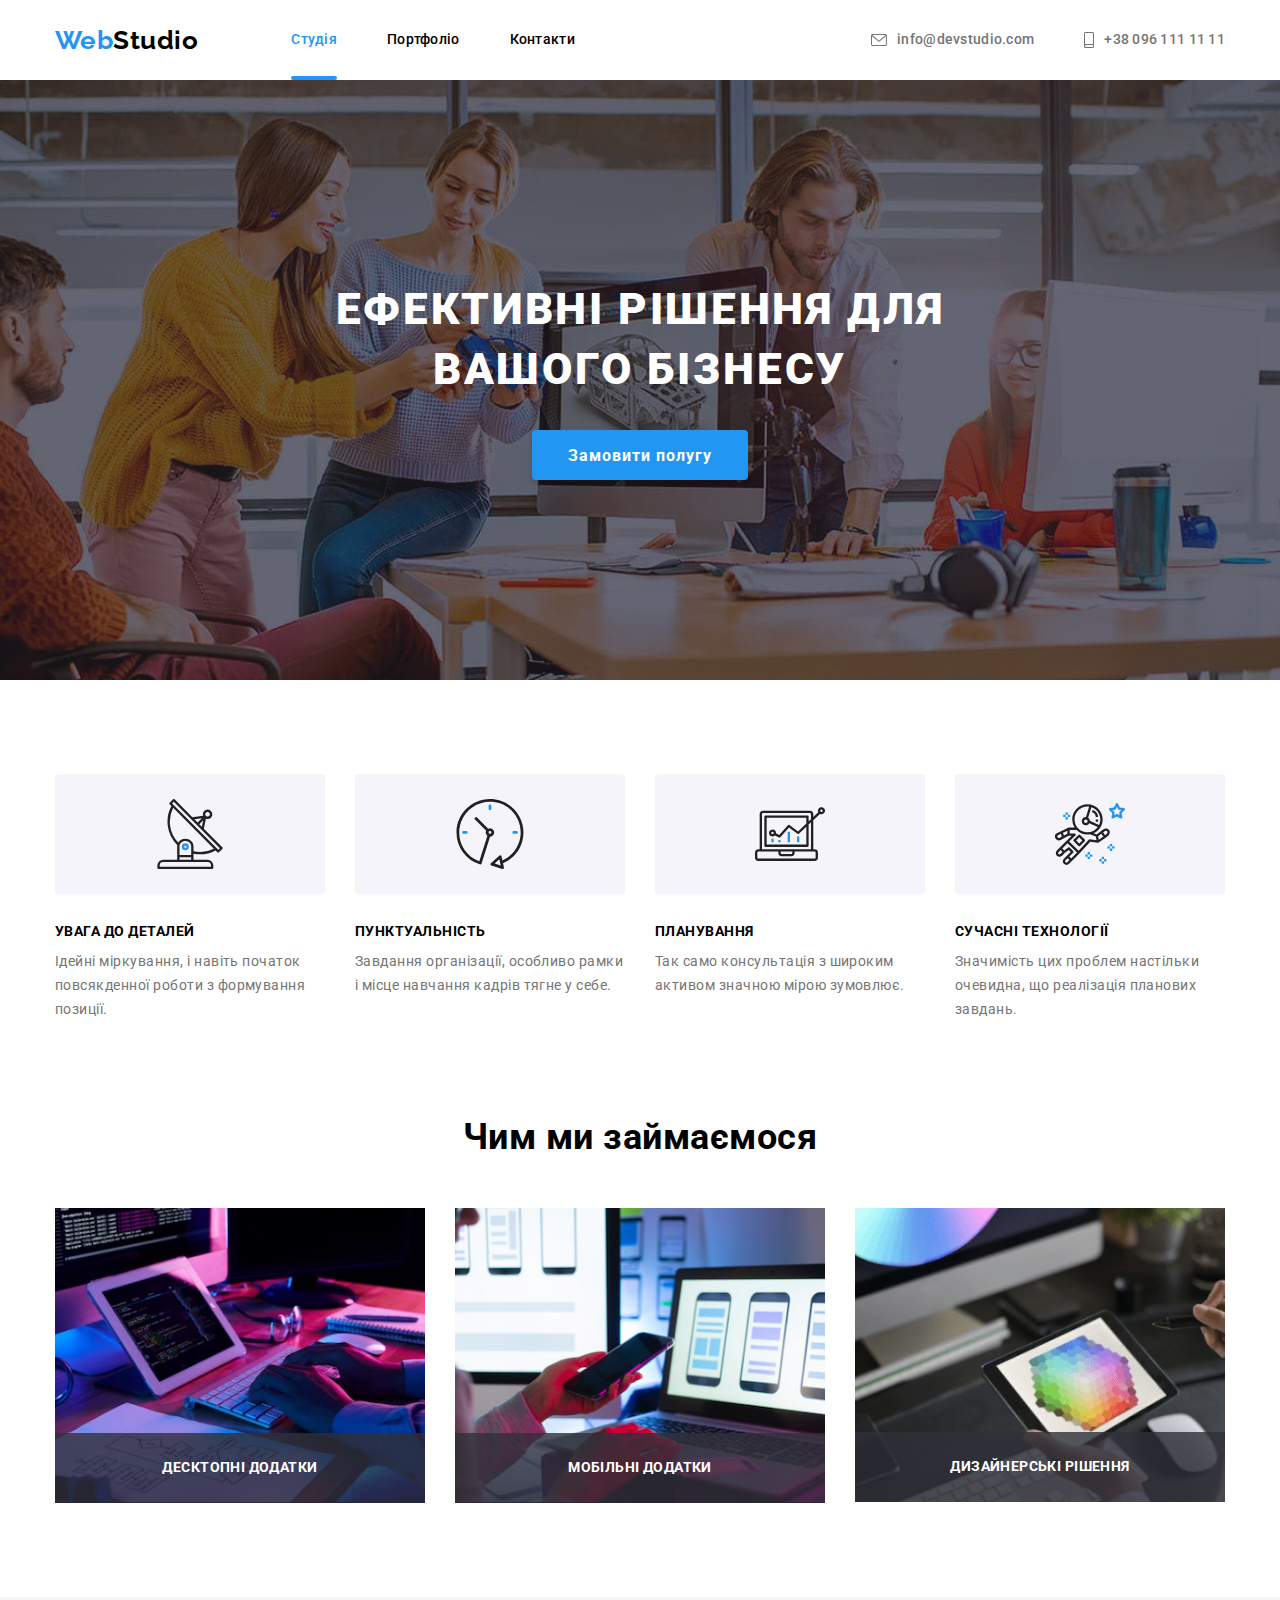
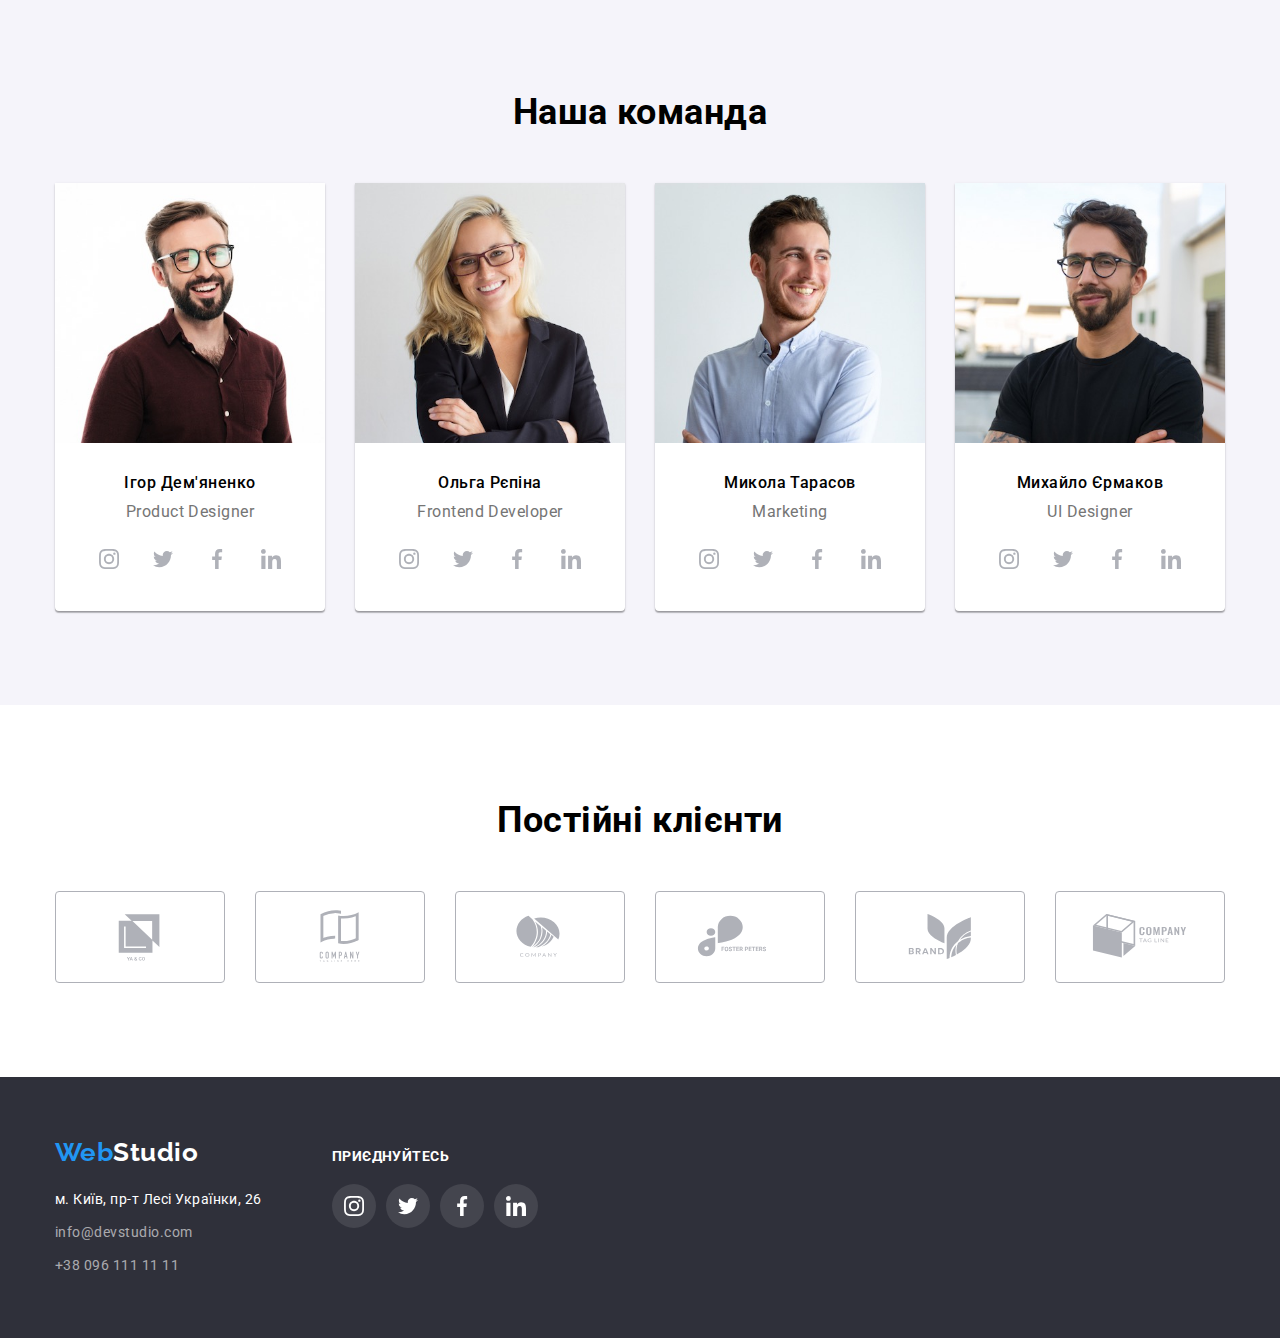
<file: index.html>
<!DOCTYPE html>
<html lang="uk">
  <head>
    <meta charset="UTF-8" />
    <meta http-equiv="X-UA-Compatible" content="IE=edge" />
    <meta name="viewport" content="width=device-width, initial-scale=1.0" />
    <title>Головна</title>
    <link rel="preconnect" href="https://fonts.googleapis.com" />
    <link rel="preconnect" href="https://fonts.gstatic.com" crossorigin />
    <link
      href="https://fonts.googleapis.com/css2?family=Oleo+Script&family=Raleway:wght@700&family=Roboto:wght@400;500;700;900&display=swap"
      rel="stylesheet"
    />
    <link
      rel="stylesheet"
      href="https://cdnjs.cloudflare.com/ajax/libs/modern-normalize/1.0.0/modern-normalize.min.css"
    />
    <link rel="stylesheet" href="./css/style.css" />
  </head>
  <body>
    <!-- Шапка сайту -->
    <header class="page-header">
      <div class="container">
        <nav class="main-nav">
          <a lang="en" href="./index.html" class="logo link"
            >Web<span class="logo-black">Studio</span></a
          >
          <ul class="site-nav">
            <li class="list item"><a href="./index.html" class="link current-page">Студія</a></li>
            <li class="list item"><a href="./portfolio.html" class="link">Портфоліо</a></li>
            <li class="list item"><a href="#" class="link">Контакти</a></li>
          </ul>

          <ul class="contacts">
            <li class="list item">
              <a href="mailto:info@devstudio.com" class="link text">
                <svg class="icon-envelope" width="16" height="12">
                  <use href="./images/icons-background/icons.svg#icon-envelope"></use>
                </svg>
                info@devstudio.com</a
              >
            </li>
            <li class="list item">
              <a href="tel:+380961111111" class="link text">
                <svg class="icon-smartphone" width="10" height="16">
                  <use href="./images/icons-background/icons.svg#icon-smartphone"></use></svg
                >+38 096 111 11 11</a
              >
            </li>
          </ul>
        </nav>
      </div>
    </header>
    <main class="main">
      <!-- Герой -->
      <section class="hero">
        <div class="container">
          <h1 class="hero-title">
            Ефективні рішення для <br />
            Вашого бізнесу
          </h1>
          <button type="button" class="button-hero" data-modal-open>Замовити полугу</button>
        </div>
      </section>
      <!-- Переваги -->
      <section class="section-benefits">
        <div class="container">
          <!-- <h2></h2> -->
          <ul class="benefits-list">
            <li class="list">
              <div class="icon-item">
                <svg class="icon-antenna" width="70" height="70">
                  <use href="./images/icons-background/icons.svg#icon-antenna"></use>
                </svg>
              </div>
              <h3 class="title-benefits">Увага до деталей</h3>
              <p>Ідейні міркування, і навіть початок повсякденної роботи з формування позиції.</p>
            </li>
            <li class="list">
              <div class="icon-item">
                <svg class="icon-antenna" width="70" height="70">
                  <use href="./images/icons-background/icons.svg#icon-clock"></use>
                </svg>
              </div>
              <h3 class="title-benefits">Пунктуальність</h3>
              <p>Завдання організації, особливо рамки і місце навчання кадрів тягне у себе.</p>
            </li>
            <li class="list">
              <div class="icon-item">
                <svg class="icon-antenna" width="70" height="70">
                  <use href="./images/icons-background/icons.svg#icon-diagram"></use>
                </svg>
              </div>
              <h3 class="title-benefits">Планування</h3>
              <p>Так само консультація з широким активом значною мірою зумовлює.</p>
            </li>
            <li class="list">
              <div class="icon-item">
                <svg class="icon-antenna" width="70" height="70">
                  <use href="./images/icons-background/icons.svg#icon-astronaut"></use>
                </svg>
              </div>
              <h3 class="title-benefits">Сучасні технології</h3>
              <p>Значимість цих проблем настільки очевидна, що реалізація планових завдань.</p>
            </li>
          </ul>
        </div>
      </section>
      <!-- Напрямки діяльності -->
      <section class="section">
        <div class="container">
          <h2 class="section-title">Чим ми займаємося</h2>
          <ul class="directions-list">
            <li class="list">
              <div class="thumb-what-we-do">
                <img src="./images/whatwedo/coding.jpg" alt="Пограмування" width="370" />
                <p class="label">Десктопні додатки</p>
              </div>
            </li>
            <li class="list">
              <div class="thumb-what-we-do">
                <img src="./images/whatwedo/uxuidesign.jpg" alt="Інтерфейсний дизайн" width="370" />
                <p class="label">Мобільні додатки</p>
              </div>
            </li>
            <li class="list">
              <div class="thumb-what-we-do">
                <img src="./images/whatwedo/design.jpg" alt="Дизайн-кольористика" width="370" />
                <p class="label">Дизайнерські рішення</p>
              </div>
            </li>
          </ul>
        </div>
      </section>
      <!-- Команда -->
      <section class="section-team">
        <div class="container">
          <h2 class="section-title">Наша команда</h2>
          <ul class="team-list">
            <li class="list">
              <img
                class="image-team"
                src="./images/team/demyanenko.jpg"
                alt="Ігор Дем'яненко"
                width="270"
              />
              <div class="teamtext">
                <h3 class="title-name">Ігор Дем'яненко</h3>
                <p>Product Designer</p>
                <ul class="network-list">
                  <li class="network-links">
                    <a
                      href="https://www.instagram.com"
                      target="_blank"
                      rel="noopener noreferrer nofollow"
                      class="network-link"
                    >
                      <svg class="network-item" width="20" height="20">
                        <use href="./images/icons-background/icons.svg#icon-instagram"></use></svg
                    ></a>
                  </li>
                  <li class="network-links">
                    <a
                      href="https://www.twitter.com"
                      target="_blank"
                      rel="noopener noreferrer nofollow"
                      class="network-link"
                    >
                      <svg class="network-item" width="20" height="20">
                        <use href="./images/icons-background/icons.svg#icon-twitter"></use></svg
                    ></a>
                  </li>
                  <li class="network-links">
                    <a
                      href="https://www.facebook.com"
                      target="_blank"
                      rel="noopener noreferrer nofollow"
                      class="network-link"
                    >
                      <svg class="network-item" width="20" height="20">
                        <use href="./images/icons-background/icons.svg#icon-facebook"></use></svg
                    ></a>
                  </li>
                  <li class="network-links">
                    <a
                      href="https://www.linkedin.com"
                      target="_blank"
                      rel="noopener noreferrer nofollow"
                      class="network-link"
                    >
                      <svg class="network-item" width="20" height="20">
                        <use href="./images/icons-background/icons.svg#icon-linkedin"></use></svg
                    ></a>
                  </li>
                </ul>
              </div>
            </li>
            <li class="list">
              <img
                class="image-team"
                src="./images/team/repina.jpg"
                alt="Ольга Рєпіна"
                width="270"
              />
              <div class="teamtext">
                <h3 class="title-name">Ольга Рєпіна</h3>
                <p>Frontend Developer</p>
                <ul class="network-list">
                  <li class="network-links">
                    <a
                      href="https://www.instagram.com"
                      target="_blank"
                      rel="noopener noreferrer nofollow"
                      class="network-link"
                    >
                      <svg class="network-item" width="20" height="20">
                        <use href="./images/icons-background/icons.svg#icon-instagram"></use></svg
                    ></a>
                  </li>
                  <li class="network-links">
                    <a
                      href="https://www.twitter.com"
                      target="_blank"
                      rel="noopener noreferrer nofollow"
                      class="network-link"
                    >
                      <svg class="network-item" width="20" height="20">
                        <use href="./images/icons-background/icons.svg#icon-twitter"></use></svg
                    ></a>
                  </li>
                  <li class="network-links">
                    <a
                      href="https://www.facebook.com"
                      target="_blank"
                      rel="noopener noreferrer nofollow"
                      class="network-link"
                    >
                      <svg class="network-item" width="20" height="20">
                        <use href="./images/icons-background/icons.svg#icon-facebook"></use></svg
                    ></a>
                  </li>
                  <li class="network-links">
                    <a
                      href="https://www.linkedin.com"
                      target="_blank"
                      rel="noopener noreferrer nofollow"
                      class="network-link"
                    >
                      <svg class="network-item" width="20" height="20">
                        <use href="./images/icons-background/icons.svg#icon-linkedin"></use></svg
                    ></a>
                  </li>
                </ul>
              </div>
            </li>

            <li class="list">
              <img
                class="image-team"
                src="./images/team/tarasov.jpg"
                alt="Микола Тарасов"
                width="270"
              />
              <div class="teamtext">
                <h3 class="title-name">Микола Тарасов</h3>
                <p>Marketing</p>
                <ul class="network-list">
                  <li class="network-links">
                    <a
                      href="https://www.instagram.com"
                      target="_blank"
                      rel="noopener noreferrer nofollow"
                      class="network-link"
                    >
                      <svg class="network-item" width="20" height="20">
                        <use href="./images/icons-background/icons.svg#icon-instagram"></use></svg
                    ></a>
                  </li>
                  <li class="network-links">
                    <a
                      href="https://www.twitter.com"
                      target="_blank"
                      rel="noopener noreferrer nofollow"
                      class="network-link"
                    >
                      <svg class="network-item" width="20" height="20">
                        <use href="./images/icons-background/icons.svg#icon-twitter"></use></svg
                    ></a>
                  </li>
                  <li class="network-links">
                    <a
                      href="https://www.facebook.com"
                      target="_blank"
                      rel="noopener noreferrer nofollow"
                      class="network-link"
                    >
                      <svg class="network-item" width="20" height="20">
                        <use href="./images/icons-background/icons.svg#icon-facebook"></use></svg
                    ></a>
                  </li>
                  <li class="network-links">
                    <a
                      href="https://www.linkedin.com"
                      target="_blank"
                      rel="noopener noreferrer nofollow"
                      class="network-link"
                    >
                      <svg class="network-item" width="20" height="20">
                        <use href="./images/icons-background/icons.svg#icon-linkedin"></use></svg
                    ></a>
                  </li>
                </ul>
              </div>
            </li>
            <li class="list">
              <img
                class="image-team"
                src="./images/team/yermakov.jpg"
                alt="Михайло Єрмаков"
                width="270"
              />
              <div class="teamtext">
                <h3 class="title-name">Михайло Єрмаков</h3>
                <p>UI Designer</p>
                <ul class="network-list">
                  <li class="network-links">
                    <a
                      href="https://www.instagram.com"
                      target="_blank"
                      rel="noopener noreferrer nofollow"
                      class="network-link"
                    >
                      <svg class="network-item" width="20" height="20">
                        <use href="./images/icons-background/icons.svg#icon-instagram"></use></svg
                    ></a>
                  </li>
                  <li class="network-links">
                    <a
                      href="https://www.twitter.com"
                      target="_blank"
                      rel="noopener noreferrer nofollow"
                      class="network-link"
                    >
                      <svg class="network-item" width="20" height="20">
                        <use href="./images/icons-background/icons.svg#icon-twitter"></use></svg
                    ></a>
                  </li>
                  <li class="network-links">
                    <a
                      href="https://www.facebook.com"
                      target="_blank"
                      rel="noopener noreferrer nofollow"
                      class="network-link"
                    >
                      <svg class="network-item" width="20" height="20">
                        <use href="./images/icons-background/icons.svg#icon-facebook"></use></svg
                    ></a>
                  </li>
                  <li class="network-links">
                    <a
                      href="https://www.linkedin.com"
                      target="_blank"
                      rel="noopener noreferrer nofollow"
                      class="network-link"
                    >
                      <svg class="network-item" width="20" height="20">
                        <use href="./images/icons-background/icons.svg#icon-linkedin"></use></svg
                    ></a>
                  </li>
                </ul>
              </div>
            </li>
          </ul>
        </div>
      </section>

      <!-- НАШІ КЛІЄНТИ -->
      <section class="section-clients">
        <div class="container">
          <h2 class="section-title">Постійні клієнти</h2>
          <ul class="clients-list">
            <li class="clients-item">
              <a class="clients-link" href="#">
                <svg class="clients-icon" width="106" height="60">
                  <use href="./images/icons-background/icons.svg#icon-logo"></use></svg
              ></a>
            </li>
            <li class="clients-item">
              <a class="clients-link" href="#">
                <svg class="clients-icon" width="106" height="60">
                  <use href="./images/icons-background/icons.svg#icon-logo-2"></use></svg
              ></a>
            </li>
            <li class="clients-item">
              <a class="clients-link" href="#">
                <svg class="clients-icon" width="106" height="60">
                  <use href="./images/icons-background/icons.svg#icon-logo-3"></use></svg
              ></a>
            </li>
            <li class="clients-item">
              <a class="clients-link" href="#">
                <svg class="clients-icon" width="106" height="60">
                  <use href="./images/icons-background/icons.svg#icon-logo-4"></use></svg
              ></a>
            </li>
            <li class="clients-item">
              <a class="clients-link" href="#">
                <svg class="clients-icon" width="106" height="60">
                  <use href="./images/icons-background/icons.svg#icon-logo-5"></use></svg
              ></a>
            </li>
            <li class="clients-item">
              <a class="clients-link" href="#">
                <svg class="clients-icon" width="106" height="60">
                  <use href="./images/icons-background/icons.svg#icon-logo-6"></use></svg
              ></a>
            </li>
          </ul>
        </div>
      </section>
    </main>
    <!-- Підвал -->
    <footer class="page-footer">
      <div class="container">
        <div class="parrent-address">
          <div class="content-address">
            <a lang="en" href="./index.html" class="logo link marginlogo"
              >Web<span class="logo-white">Studio</span></a
            >
            <address>
              <ul class="contacts-footer">
                <li class="list">
                  <a href="https://goo.gl/maps/vKTNqKKZV2c1ERoq9" class="link whitetext"
                    >м. Київ, пр-т Лесі Українки, 26</a
                  >
                </li>
                <li class="list">
                  <a href="mailto:info@devstudio.com" class="link text">info@devstudio.com</a>
                </li>
                <li class="list">
                  <a href="tel:+380961111111" class="link text last">+38 096 111 11 11</a>
                </li>
              </ul>
            </address>
          </div>

          <div class="social-links-footer">
            <p>Приєднуйтесь</p>
            <ul class="network-list-footer">
              <li class="network-links-footer">
                <a
                  href="https://www.instagram.com"
                  target="_blank"
                  rel="noopener noreferrer nofollow"
                  class="network-link-footer"
                >
                  <svg class="network-item-footer" width="20" height="20">
                    <use href="./images/icons-background/icons.svg#icon-instagram"></use></svg
                ></a>
              </li>
              <li class="network-links-footer">
                <a
                  href="https://www.twitter.com"
                  target="_blank"
                  rel="noopener noreferrer nofollow"
                  class="network-link-footer"
                >
                  <svg class="network-item-footer" width="20" height="20">
                    <use href="./images/icons-background/icons.svg#icon-twitter"></use></svg
                ></a>
              </li>
              <li class="network-links-footer">
                <a
                  href="https://www.facebook.com"
                  target="_blank"
                  rel="noopener noreferrer nofollow"
                  class="network-link-footer"
                >
                  <svg class="network-item-footer" width="20" height="20">
                    <use href="./images/icons-background/icons.svg#icon-facebook"></use></svg
                ></a>
              </li>
              <li class="network-links-footer">
                <a
                  href="https://www.linkedin.com"
                  target="_blank"
                  rel="noopener noreferrer nofollow"
                  class="network-link-footer"
                >
                  <svg class="network-item-footer" width="20" height="20">
                    <use href="./images/icons-background/icons.svg#icon-linkedin"></use></svg
                ></a>
              </li>
            </ul>
          </div>
        </div>
      </div>
    </footer>
    <div class="backdrop is-hidden" data-modal>
      <div class="modal">
        <button type="button" class="button-modal-close" data-modal-close>
          <svg width="11" height="11">
            <use href="./images/icons-background/icons.svg#icon-close"></use>
          </svg>
        </button>
      </div>
    </div>
    <script src="./js/modal.js"></script>
  </body>
</html>
</file>
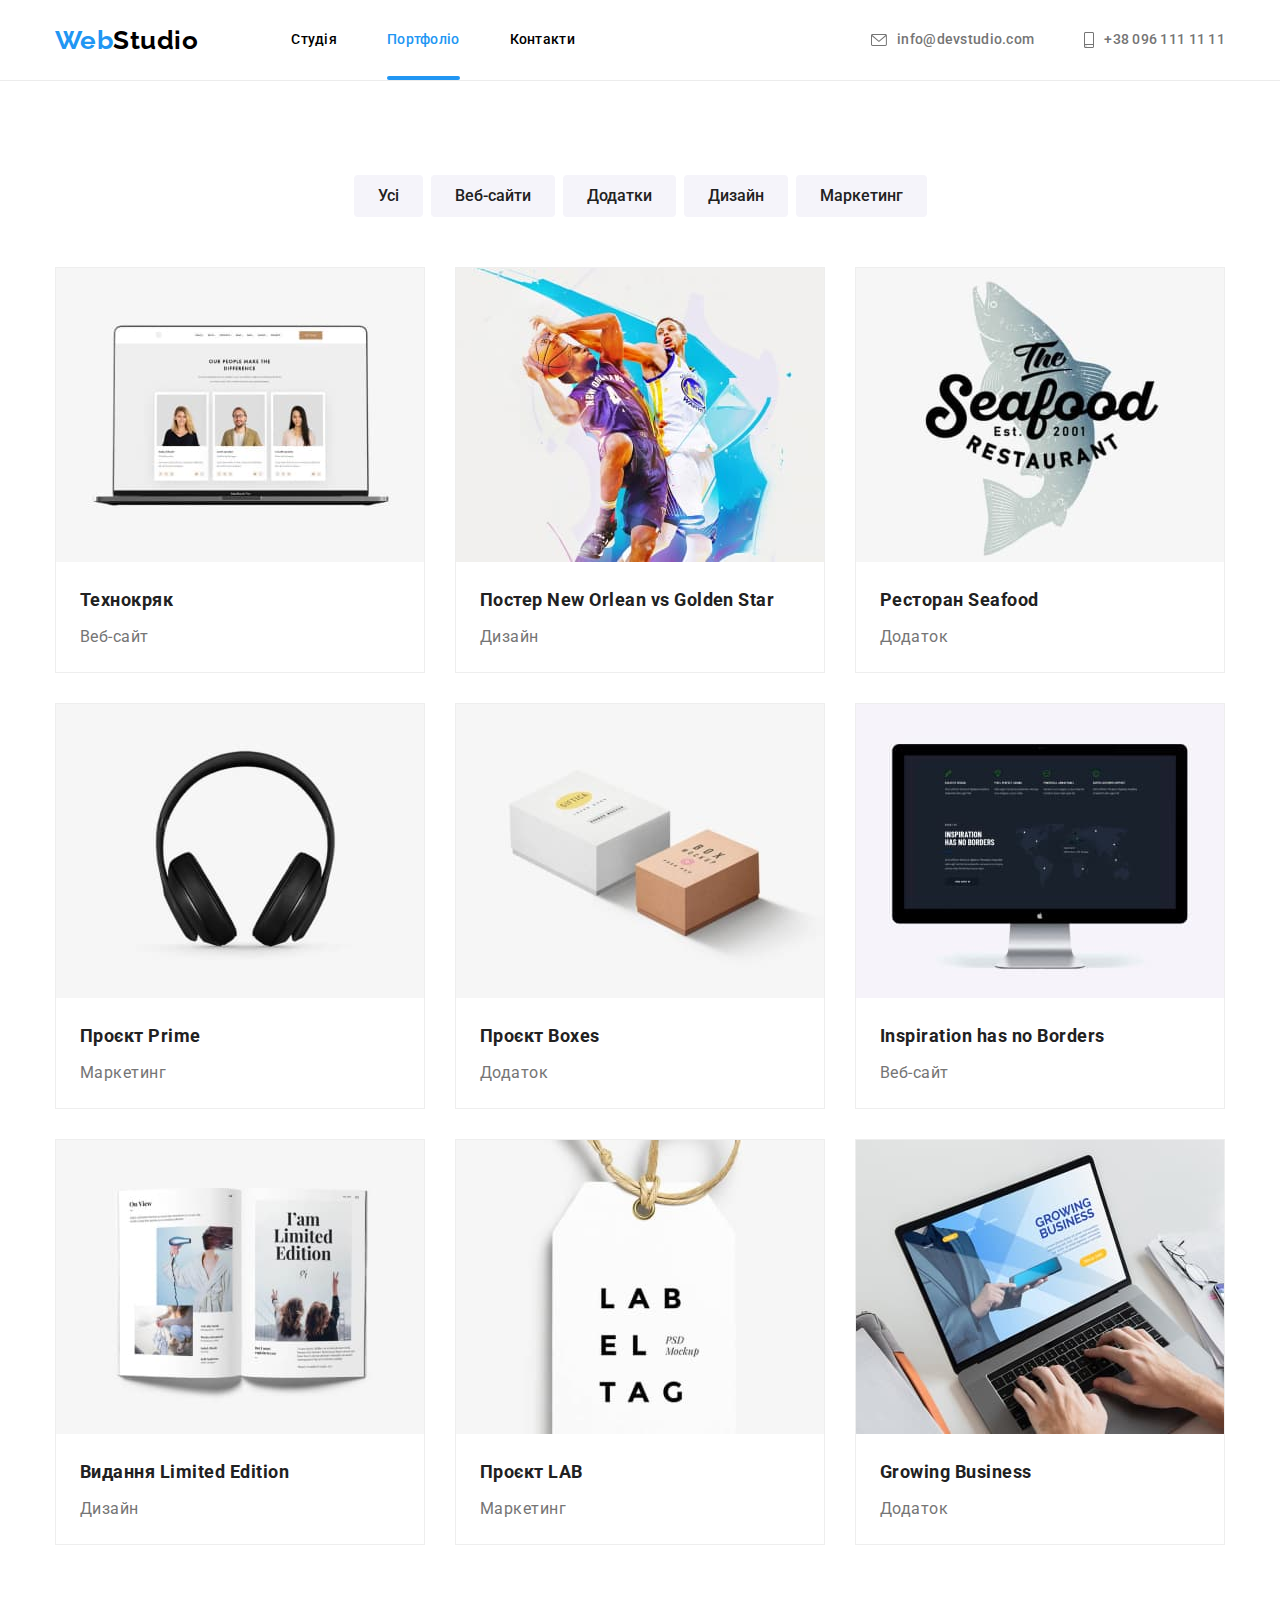
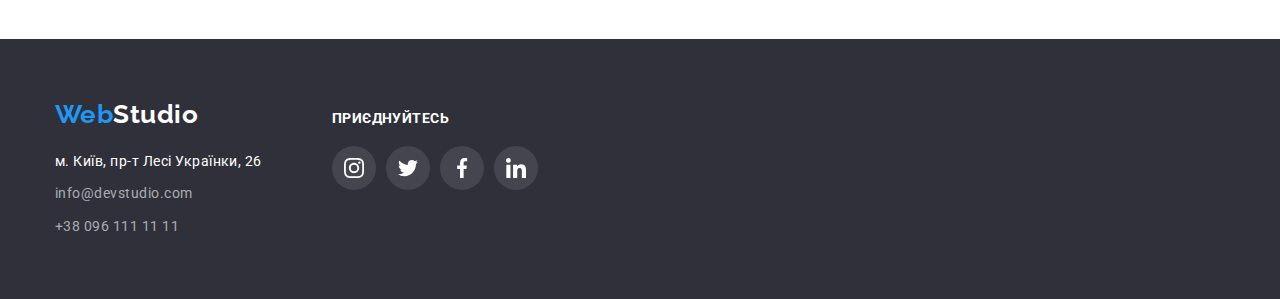
<file: portfolio.html>
<!DOCTYPE html>
<html lang="uk">
  <head>
    <meta charset="UTF-8" />
    <meta http-equiv="X-UA-Compatible" content="IE=edge" />
    <meta name="viewport" content="width=device-width, initial-scale=1.0" />
    <title>Портфоліо</title>
    <link rel="preconnect" href="https://fonts.googleapis.com" />
    <link rel="preconnect" href="https://fonts.gstatic.com" crossorigin />
    <link
      href="https://fonts.googleapis.com/css2?family=Oleo+Script&family=Raleway:wght@700&family=Roboto:wght@400;500;700;900&display=swap"
      rel="stylesheet"
    />
    <link
      rel="stylesheet"
      href="https://cdnjs.cloudflare.com/ajax/libs/modern-normalize/1.0.0/modern-normalize.min.css"
    />
    <link rel="stylesheet" href="./css/style.css" />
  </head>
  <body>
    <header class="page-header portfolio">
      <div class="container">
        <nav class="main-nav">
          <a lang="en" href="./index.html" class="logo link"
            >Web<span class="logo-black">Studio</span></a
          >
          <ul class="site-nav">
            <li class="list item"><a href="./index.html" class="link">Студія</a></li>
            <li class="list item">
              <a href="./portfolio.html" class="link current-page">Портфоліо</a>
            </li>
            <li class="list item"><a href="#" class="link">Контакти</a></li>
          </ul>

          <ul class="contacts">
            <li class="list item">
              <a href="mailto:info@devstudio.com" class="link text">
                <svg class="icon-envelope" width="16" height="12">
                  <use href="./images/icons-background/icons.svg#icon-envelope"></use>
                </svg>
                info@devstudio.com</a
              >
            </li>
            <li class="list item">
              <a href="tel:+380961111111" class="link text">
                <svg class="icon-smartphone" width="10" height="16">
                  <use href="./images/icons-background/icons.svg#icon-smartphone"></use></svg
                >+38 096 111 11 11</a
              >
            </li>
          </ul>
        </nav>
      </div>
    </header>
    <main class="main">
      <section class="section-portfolio portfolio-all">
        <div class="container">
          <!-- <h1></h1> -->
          <ul class="filter-list">
            <li class="list"><button type="button" class="button-filter">Усі</button></li>
            <li class="list"><button type="button" class="button-filter">Веб-сайти</button></li>
            <li class="list"><button type="button" class="button-filter">Додатки</button></li>
            <li class="list"><button type="button" class="button-filter">Дизайн</button></li>
            <li class="list"><button type="button" class="button-filter">Маркетинг</button></li>
          </ul>
        </div>
        <div class="container">
          <ul class="portfolio-item">
            <li class="list">
              <a href="#" class="link">
                <div class="thumb-portfolio">
                  <img
                    src="./images/portfolio/technokryak.jpg"
                    alt="Ноутбук з відкритим сайтом"
                    width="370"
                  />
                  <div class="thumb-text">
                    <p>
                      Ресурс пропонує комплексні пропозиції з різним рівнем функціоналу та сервісів.
                      Все це дозволить відвідувачу отримати вичерпні відомості про компанію чи
                      приватну особу.
                    </p>
                  </div>
                </div>
                <div class="item-text">
                  <h2>Технокряк</h2>
                  <p>Веб-сайт</p>
                </div>
              </a>
            </li>
            <li class="list">
              <a href="#" class="link">
                <div class="thumb-portfolio">
                  <img
                    src="./images/portfolio/poster-neworlean.jpg"
                    alt="Баскетболісти стрибають"
                    width="370"
                  />
                  <div class="thumb-text">
                    <p>
                      Ресурс пропонує комплексні пропозиції з різним рівнем функціоналу та сервісів.
                      Все це дозволить відвідувачу отримати вичерпні відомості про компанію чи
                      приватну особу.
                    </p>
                  </div>
                </div>

                <div class="item-text">
                  <h2>Постер New Orlean vs Golden Star</h2>
                  <p>Дизайн</p>
                </div>
              </a>
            </li>
            <li class="list">
              <a href="#" class="link">
                <div class="thumb-portfolio">
                  <img src="./images/portfolio/seafood.jpg" alt="Логотип ресторану" width="370" />
                  <div class="thumb-text">
                    <p>
                      Ресурс пропонує комплексні пропозиції з різним рівнем функціоналу та сервісів.
                      Все це дозволить відвідувачу отримати вичерпні відомості про компанію чи
                      приватну особу.
                    </p>
                  </div>
                </div>

                <div class="item-text">
                  <h2>Ресторан Seafood</h2>
                  <p>Додаток</p>
                </div>
              </a>
            </li>
            <li class="list">
              <a href="#" class="link">
                <div class="thumb-portfolio">
                  <img
                    src="./images/portfolio/projectprime.jpg"
                    alt="Чорні навушники"
                    width="370"
                  />
                  <div class="thumb-text">
                    <p>
                      Ресурс пропонує комплексні пропозиції з різним рівнем функціоналу та сервісів.
                      Все це дозволить відвідувачу отримати вичерпні відомості про компанію чи
                      приватну особу.
                    </p>
                  </div>
                </div>

                <div class="item-text">
                  <h2>Проєкт Prime</h2>
                  <p>Маркетинг</p>
                </div>
              </a>
            </li>
            <li class="list">
              <a href="#" class="link">
                <div class="thumb-portfolio">
                  <img
                    src="./images/portfolio/projectboxes.jpg"
                    alt="Дві картонні коробки"
                    width="370"
                  />
                  <div class="thumb-text">
                    <p>
                      Ресурс пропонує комплексні пропозиції з різним рівнем функціоналу та сервісів.
                      Все це дозволить відвідувачу отримати вичерпні відомості про компанію чи
                      приватну особу.
                    </p>
                  </div>
                </div>

                <div class="item-text">
                  <h2>Проєкт Boxes</h2>
                  <p>Додаток</p>
                </div>
              </a>
            </li>
            <li class="list">
              <a href="#" class="link">
                <div class="thumb-portfolio">
                  <img
                    src="./images/portfolio/inspiration.jpg"
                    alt="Монітор з відкритим сайтом"
                    width="370"
                  />
                  <div class="thumb-text">
                    <p>
                      Ресурс пропонує комплексні пропозиції з різним рівнем функціоналу та сервісів.
                      Все це дозволить відвідувачу отримати вичерпні відомості про компанію чи
                      приватну особу.
                    </p>
                  </div>
                </div>

                <div class="item-text">
                  <h2>Inspiration has no Borders</h2>
                  <p>Веб-сайт</p>
                </div>
              </a>
            </li>
            <li class="list">
              <a href="#" class="link">
                <div class="thumb-portfolio">
                  <img
                    src="./images/portfolio/limitededition.jpg"
                    alt="Відкрита книга"
                    width="370"
                  />
                  <div class="thumb-text">
                    <p>
                      Ресурс пропонує комплексні пропозиції з різним рівнем функціоналу та сервісів.
                      Все це дозволить відвідувачу отримати вичерпні відомості про компанію чи
                      приватну особу.
                    </p>
                  </div>
                </div>

                <div class="item-text">
                  <h2>Видання Limited Edition</h2>
                  <p>Дизайн</p>
                </div>
              </a>
            </li>
            <li class="list">
              <a href="#" class="link">
                <div class="thumb-portfolio">
                  <img
                    src="./images/portfolio/projectlab.jpg"
                    alt="Бірка з логотипом"
                    width="370"
                  />
                  <div class="thumb-text">
                    <p>
                      Ресурс пропонує комплексні пропозиції з різним рівнем функціоналу та сервісів.
                      Все це дозволить відвідувачу отримати вичерпні відомості про компанію чи
                      приватну особу.
                    </p>
                  </div>
                </div>

                <div class="item-text">
                  <h2>Проєкт LAB</h2>
                  <p>Маркетинг</p>
                </div>
              </a>
            </li>
            <li class="list">
              <a href="#" class="link">
                <div class="thumb-portfolio">
                  <img
                    src="./images/portfolio/growingbusiness.jpg"
                    alt="Друк на ноутбуці"
                    width="370"
                  />
                  <div class="thumb-text">
                    <p>
                      Ресурс пропонує комплексні пропозиції з різним рівнем функціоналу та сервісів.
                      Все це дозволить відвідувачу отримати вичерпні відомості про компанію чи
                      приватну особу.
                    </p>
                  </div>
                </div>

                <div class="item-text">
                  <h2>Growing Business</h2>
                  <p>Додаток</p>
                </div>
              </a>
            </li>
          </ul>
        </div>
      </section>
    </main>
    <footer class="page-footer">
      <div class="container">
        <div class="parrent-address">
          <div class="content-address">
            <a lang="en" href="./index.html" class="logo link marginlogo"
              >Web<span class="logo-white">Studio</span></a
            >
            <address>
              <ul class="contacts-footer">
                <li class="list">
                  <a href="https://goo.gl/maps/vKTNqKKZV2c1ERoq9" class="link whitetext"
                    >м. Київ, пр-т Лесі Українки, 26</a
                  >
                </li>
                <li class="list">
                  <a href="mailto:info@devstudio.com" class="link text">info@devstudio.com</a>
                </li>
                <li class="list">
                  <a href="tel:+380961111111" class="link text last">+38 096 111 11 11</a>
                </li>
              </ul>
            </address>
          </div>

          <div class="social-links-footer">
            <p>Приєднуйтесь</p>
            <ul class="network-list-footer">
              <li class="network-links-footer">
                <a
                  href="https://www.instagram.com"
                  target="_blank"
                  rel="noopener noreferrer nofollow"
                  class="network-link-footer"
                >
                  <svg class="network-item-footer" width="20" height="20">
                    <use href="./images/icons-background/icons.svg#icon-instagram"></use></svg
                ></a>
              </li>
              <li class="network-links-footer">
                <a
                  href="https://www.twitter.com"
                  target="_blank"
                  rel="noopener noreferrer nofollow"
                  class="network-link-footer"
                >
                  <svg class="network-item-footer" width="20" height="20">
                    <use href="./images/icons-background/icons.svg#icon-twitter"></use></svg
                ></a>
              </li>
              <li class="network-links-footer">
                <a
                  href="https://www.facebook.com"
                  target="_blank"
                  rel="noopener noreferrer nofollow"
                  class="network-link-footer"
                >
                  <svg class="network-item-footer" width="20" height="20">
                    <use href="./images/icons-background/icons.svg#icon-facebook"></use></svg
                ></a>
              </li>
              <li class="network-links-footer">
                <a
                  href="https://www.linkedin.com"
                  target="_blank"
                  rel="noopener noreferrer nofollow"
                  class="network-link-footer"
                >
                  <svg class="network-item-footer" width="20" height="20">
                    <use href="./images/icons-background/icons.svg#icon-linkedin"></use></svg
                ></a>
              </li>
            </ul>
          </div>
        </div>
      </div>
    </footer>
  </body>
</html>
</file>
<file: css/style.css>
body {
  background-color: var(--Primary-color-background);
  color: var(--Primary-text-color);
  font-family: Roboto, sans-serif;
  letter-spacing: 0.03em;
}
.link {
  text-decoration: none;
}
.list {
  list-style: none;
}
.container {
  margin-left: auto;
  margin-right: auto;
  padding: 0px 15px;
  width: 1200px;
  /* outline: 2px solid tomato; */
}
h1,
h2,
h3,
ul,
p {
  margin: 0;
  padding: 0;
}
/* Основний колір тексту (заголовки, посилання меню) #212121 */
/* Вторинний колір текту (параграфи, контакти) #757575 */
/* Акцент       #2196F3 */
/* Акцент ховер #188CE8 */
/* Білий текст #FFFFFF */
/* Колір логотиу чорний #000000 */
/* Основний колір фону #F5F5F5 */
/* Вторинний колір фону  #F5F4FA */
/* Фон Hero #2F303A */
/* Колір номеру телефону і мейл внизу  rgba(255, 255, 255, 0.6) */
:root {
  --primary-text-color: #212121;
  --paragraph-text-color: #757575;
  --accent-color: #2196f3;
  --white-text-color: #ffffff;
  --black-color-logo: #000000;
  --primary-color-background: #f5f5f5;
  --secondary-color-background: #f5f4fa;
  --hero-footer-color-background: #2f303a;
  --mail-footer-color: rgba(255, 255, 255, 0.6);
  --accent-hover-color: #188ce8;
  --color-icon: #afb1b8;
}

/* ЛОГО */
.logo {
  color: var(--accent-color);
  font-family: Raleway, sans-serif;
  font-weight: 700;
  font-size: 26px;
  line-height: 1.19;
}

.logo-black {
  color: var(--black-color-logo);
}
/* МЕНЮ */
.main-nav {
  display: flex;
  align-items: center;
}
.portfolio {
  border-bottom: 1px solid #ececec;
}
.site-nav .link {
  color: var(--Primary-text-color);
  font-weight: 500;
  font-size: 14px;
  line-height: 1.14;
  letter-spacing: 0.02em;
  display: block;
  position: relative;
  padding-top: 32px;
  padding-bottom: 32px;
  transition: 250ms cubic-bezier(0.4, 0, 0.2, 1);
}

.site-nav .current-page::after {
  content: '';
  display: block;
  width: 100%;
  height: 4px;
  background-color: var(--accent-color);
  border-radius: 2px;
  position: absolute;
  bottom: 0;
  left: 0;
}
.site-nav {
  display: flex;
  margin-left: 93px;
}
.site-nav .item {
  margin-right: 50px;
}
.site-nav .item:last-child {
  margin-right: 0px;
}
.site-nav .link:hover,
.site-nav .link:focus {
  color: var(--accent-color);
  transition: 250ms cubic-bezier(0.4, 0, 0.2, 1);
}
/* КОНТАКТИ НАВІГАЦІЯ */

.contacts .text {
  color: var(--paragraph-text-color);

  font-weight: 500;
  font-size: 14px;
  line-height: 1.14;
  letter-spacing: 0.02em;
  fill: var(--paragraph-text-color);
  transition: 250ms cubic-bezier(0.4, 0, 0.2, 1);
}

.contacts .link:hover,
.contacts .link:focus {
  color: var(--accent-color);
  fill: var(--accent-color);
  transition: 250ms cubic-bezier(0.4, 0, 0.2, 1);
}

.contacts {
  display: flex;
  margin-left: auto;
}
.contacts a {
  display: flex;
  align-items: center;
}
.icon-envelope {
  margin-right: 10px;
}

.icon-smartphone {
  margin-right: 10px;
}
.contacts .item + .item {
  margin-left: 50px;
}
.link.current-page {
  color: var(--accent-color);
}

/* СЕКЦІЯ ХІРО */
.hero {
  background-color: var(--hero-footer-color-background);
  text-align: center;
  padding-top: 200px;
  padding-bottom: 200px;

  max-width: 1600px;
  height: 600px;
  margin-left: auto;
  margin-right: auto;

  background-image: linear-gradient(to right, rgba(47, 48, 58, 0.4), rgba(47, 48, 58, 0.4)),
    url(../images/icons-background/hero-background.jpg);
  background-repeat: no-repeat;
  background-position: center;
  background-size: cover;
  background-color: #c4c4c4;
}
.hero-title {
  color: var(--white-text-color);
  font-weight: 900;
  font-size: 44px;
  line-height: 1.36;
  letter-spacing: 0.06em;
  text-transform: uppercase;

  margin-bottom: 30px;
}

.button-hero {
  display: inline-block;
  color: var(--white-text-color);
  background-color: var(--accent-color);
  font-weight: 700;
  font-size: 16px;
  line-height: 1.88;
  letter-spacing: 0.06em;
  cursor: pointer;
  font-family: inherit;

  border-radius: 4px;
  border: 1px solid transparent;
  box-shadow: 0px 4px 4px rgba(0, 0, 0, 0.15);
  padding: 10px 32px;
  min-width: 216px;
  height: 50px;
  transition: 250ms cubic-bezier(0.4, 0, 0.2, 1);
}
.button-hero:hover,
.button-hero:focus {
  background-color: var(--accent-hover-color);
  transition: 250ms cubic-bezier(0.4, 0, 0.2, 1);
}
.hero-title-button {
  margin-bottom: 200px;
}
/* ПЕРЕВАГИ */
.title-benefits {
  font-weight: 700;
  font-size: 14px;
  line-height: 1.14;
  text-transform: uppercase;

  margin-bottom: 10px;
}
.section-benefits p {
  font-size: 14px;
  line-height: 1.71;
  min-width: 270px;
  min-height: 48px;
}
.section-benefits {
  padding-top: 94px;
  padding-bottom: 94px;
}

.benefits-list {
  display: flex;
  gap: 30px;
}
.icon-item {
  display: flex;
  height: 120px;
  width: 270px;
  background-color: var(--secondary-color-background);
  border-radius: 4px;
  margin-bottom: 30px;
  align-items: center;
  justify-content: center;
}

/* НАПРЯМКИ ДІЯЛЬНОСТІ*/
.section-title {
  font-weight: 700;
  font-size: 36px;
  line-height: 1.17;
  margin-bottom: 50px;
  text-align: center;
}
.directions-list {
  display: flex;
  gap: 30px;
}

.thumb-what-we-do {
  position: relative;
}
.thumb-what-we-do .label {
  position: absolute;
  width: 100%;
  height: 70px;
  bottom: 0;
  display: flex;
  justify-content: center;
  align-items: center;

  background-color: rgba(47, 48, 58, 0.8);
  font-family: 'Roboto';
  font-weight: 700;
  font-size: 14px;
  line-height: 1.14;
  letter-spacing: 0.03em;
  text-transform: uppercase;
  color: var(--white-text-color);
}

.section {
  padding-bottom: 94px;
}
.section img {
  display: block;
}
/* ФОН КОМАНДА */

.section-team .list {
  box-shadow: 0px 1px 3px rgba(0, 0, 0, 0.12), 0px 1px 1px rgba(0, 0, 0, 0.14),
    0px 2px 1px rgba(0, 0, 0, 0.2);
  border-radius: 0px 0px 4px 4px;
  text-align: center;
  background-color: var(--white-text-color);
}

.section-team .teamtext {
  padding: 30px 32px 30px 32px;
  /* background-color: var(--white-text-color); */
}
.title-name {
  font-weight: 500;
  font-size: 16px;
  line-height: 1.19;
  margin-bottom: 10px;
  background-color: var(--white-text-color);
}
.section-team p {
  font-size: 16px;
  line-height: 1.19;
  margin-bottom: 16px;
}
.section-team {
  padding-top: 94px;
  padding-bottom: 94px;
  background-color: var(--secondary-color-background);
}
.team-list {
  display: flex;
  gap: 30px;
}
.image-team {
  display: block;
}
/* КОМАНДА СОЦІАЛЬНІ МЕРЕЖІ */
.network-list {
  list-style: none;
}
.network-list {
  display: flex;
  align-items: center;
  justify-content: space-between;
}
.network-item {
  display: flex;
  justify-content: center;
  align-items: center;
}

.network-link {
  display: flex;
  width: 44px;
  height: 44px;
  justify-content: center;
  align-items: center;
  fill: var(--color-icon);
  transition: 250ms cubic-bezier(0.4, 0, 0.2, 1);
}

.network-link:hover,
.network-link:focus {
  border-radius: 50%;
  background-color: #188ce8;
  fill: var(--white-text-color);
  transition: 250ms cubic-bezier(0.4, 0, 0.2, 1);
}

/* ПАРАГРАФИ */

.main p {
  color: var(--paragraph-text-color);
}
/* НАШІ КЛІЄНТИ */
.section-clients {
  display: flex;
  padding-top: 94px;
  padding-bottom: 94px;
}
.clients-list {
  display: flex;
  list-style: none;
  gap: 30px;
  justify-content: space-between;
  justify-content: center;
  align-items: center;
}
.clients-item {
  display: flex;
  justify-content: center;
  align-items: center;
}
.clients-link {
  display: flex;
  width: 170px;
  height: 92px;
  justify-content: center;
  align-items: center;
  border: 1px solid #afb1b8;
  border-radius: 4px;
  fill: var(--color-icon);
  transition: 250ms cubic-bezier(0.4, 0, 0.2, 1);
}

.clients-link:hover,
.clients-link:focus {
  fill: var(--accent-hover-color);
  border-color: var(--accent-hover-color);
  transition: 250ms cubic-bezier(0.4, 0, 0.2, 1);
}
/* КОНТАКТИ ФУТЕР */
.page-footer {
  background-color: var(--hero-footer-color-background);
  display: block;
}
.marginlogo {
  margin-bottom: 20px;
  display: inline-block;
}
.logo-white {
  color: var(--white-text-color);
}
.whitetext {
  color: var(--white-text-color);

  font-size: 14px;
  line-height: 1.71;
  font-style: normal;
  display: inline-block;
  margin-bottom: 9px;
  transition: 250ms cubic-bezier(0.4, 0, 0.2, 1);
}

.whitetext:hover,
.whitetext:focus {
  color: var(--accent-color);
  transition: 250ms cubic-bezier(0.4, 0, 0.2, 1);
}
.contacts-footer .text {
  color: rgba(255, 255, 255, 0.6);

  font-size: 14px;
  line-height: 1.71;
  font-style: normal;
  display: inline-block;
  margin-bottom: 9px;
  transition: 250ms cubic-bezier(0.4, 0, 0.2, 1);
}
.contacts-footer .last {
  margin-bottom: 0px;
  transition: 250ms cubic-bezier(0.4, 0, 0.2, 1);
}
.contacts-footer .text:hover,
.contacts-footer .text:focus {
  color: var(--accent-color);
  transition: 250ms cubic-bezier(0.4, 0, 0.2, 1);
}
.page-footer {
  padding-top: 60px;
  padding-bottom: 60px;
}
.parrent-address {
  display: flex;
  align-items: baseline;
}
/* СОЦІАЛЬНІ МЕРЕЖІ ФУТЕР */
.content-address {
  margin-right: 70px;
}
.social-links-footer p {
  color: var(--white-text-color);
  font-weight: 700;
  font-size: 14px;
  line-height: 1.143;
  letter-spacing: 0.03em;
  text-transform: uppercase;
  margin-bottom: 20px;
}

.network-list-footer {
  list-style: none;
}
.network-list-footer {
  display: flex;
  justify-content: space-between;
  gap: 10px;
}
.network-item-footer {
  display: flex;
  justify-content: center;
  align-items: center;
}

.network-link-footer {
  display: flex;
  width: 44px;
  height: 44px;
  justify-content: center;
  align-items: center;
  border-radius: 50%;
  background-color: rgba(255, 255, 255, 0.1);
  fill: var(--white-text-color);
  transition: 250ms cubic-bezier(0.4, 0, 0.2, 1);
}

.network-link-footer:hover,
.network-link-footer:focus {
  border-radius: 50%;
  background-color: #188ce8;
  fill: var(--white-text-color);
  transition: 250ms cubic-bezier(0.4, 0, 0.2, 1);
}

/* ПОРТФОЛІО СТОРІНКА */
/* КНОПКИ */
.button-filter {
  color: var(--primary-text-color);
  background-color: var(--secondary-color-background);
  cursor: pointer;
  font-weight: 500;
  font-size: 16px;
  line-height: 1.62;
  font-family: inherit;
  padding: 6px 22px;
  border: 2px solid transparent;
  border-radius: 4px;
  transition: 250ms cubic-bezier(0.4, 0, 0.2, 1);
}

.button-filter:hover,
.button-filter:focus {
  color: var(--white-text-color);
  background-color: var(--accent-color);
  box-shadow: 0px 3px 1px rgba(0, 0, 0, 0.1), 0px 1px 2px rgba(0, 0, 0, 0.08),
    0px 2px 2px rgba(0, 0, 0, 0.12);
  transition: 250ms cubic-bezier(0.4, 0, 0.2, 1);
}

.button-filter:active {
  background-color: var(--accent-color);
  color: var(--white-text-color);
}
/* Портфоліо  */

.section-portfolio img {
  display: block;
}

.section-portfolio h2 {
  font-weight: 700;
  font-size: 18px;
  line-height: 2;
  color: var(--primary-text-color);
  margin-bottom: 4px;
}
.section-portfolio p {
  font-size: 16px;
  line-height: 1.87;
}

.filter-list {
  display: flex;
  justify-content: center;
  margin-bottom: 50px;
}

.filter-list .list {
  margin-right: 8px;
}
.filter-list .list:last-child {
  margin-right: 0px;
}
.portfolio-all {
  padding-top: 94px;
  padding-bottom: 94px;
}
.portfolio-item {
  display: flex;
  flex-wrap: wrap;
  gap: 30px;
}

.thumb-portfolio {
  position: relative;
  overflow: hidden;
}

.thumb-text {
  width: 100%;
  height: 100%;
  position: absolute;
  top: 0;
  display: flex;
  align-items: center;
  padding: 0px 24px;

  font-size: 18px;
  line-height: 1.56;
  letter-spacing: 0.03em;
  background-color: rgba(33, 150, 243, 0.9);

  opacity: 0;
  transform: translateY(100%);
  transition: 250ms cubic-bezier(0.4, 0, 0.2, 1);
}

.portfolio-item .list:hover .thumb-text {
  opacity: 1;
  transform: translateY(0);
  transition: 250ms cubic-bezier(0.4, 0, 0.2, 1);
}

.thumb-text p {
  color: var(--white-text-color);
}
.portfolio-item .list {
  background: #ffffff;
  border: 1px solid #eeeeee;
  width: 370px;
}

.portfolio-item .list:hover,
.portfolio-item .list:focus {
  display: flex;
  box-shadow: 0px 1px 1px rgba(0, 0, 0, 0.12), 0px 4px 4px rgba(0, 0, 0, 0.06),
    1px 4px 6px rgba(0, 0, 0, 0.16);
  transition: 250ms cubic-bezier(0.4, 0, 0.2, 1);
}
.portfolio-item .list {
  transition: 250ms cubic-bezier(0.4, 0, 0.2, 1);
}
.item-text {
  padding-left: 24px;
  padding-top: 20px;
  padding-bottom: 20px;
  padding-right: 24px;
}
/* МОДАЛЬНЕ ВІКНО */
.backdrop {
  position: fixed;
  top: 0;
  left: 0;
  width: 100%;
  height: 100%;
  background-color: rgba(0, 0, 0, 0.2);
  opacity: 1;
  transition: opacity 250ms cubic-bezier(0.4, 0, 0.2, 1);
}

.backdrop.is-hidden {
  opacity: 0;
  pointer-events: none;
}
.backdrop.is-hidden .modal {
  transform: translate(-50%, -50%) scale(0, 9);
}
.modal {
  position: absolute;
  min-height: 581px;
  min-width: 528px;
  top: 50%;
  left: 50%;
  background: var(--white-text-color);
  box-shadow: 0px 1px 3px rgba(0, 0, 0, 0.12), 0px 1px 1px rgba(0, 0, 0, 0.14),
    0px 2px 1px rgba(0, 0, 0, 0.2);
  border-radius: 4px;

  transform: translate(-50%, -50%) scale(1);
  transition: transform 250ms cubic-bezier(0.4, 0, 0.2, 1);
}

.button-modal-close {
  position: absolute;
  border-radius: 50%;
  border: 1px solid rgba(0, 0, 0, 0.1);
  width: 32px;
  height: 32px;
  top: 8px;
  right: 8px;
  background-color: var(--white-text-color);
  display: flex;
  align-items: center;
  justify-content: center;
  cursor: pointer;
}
</file>
